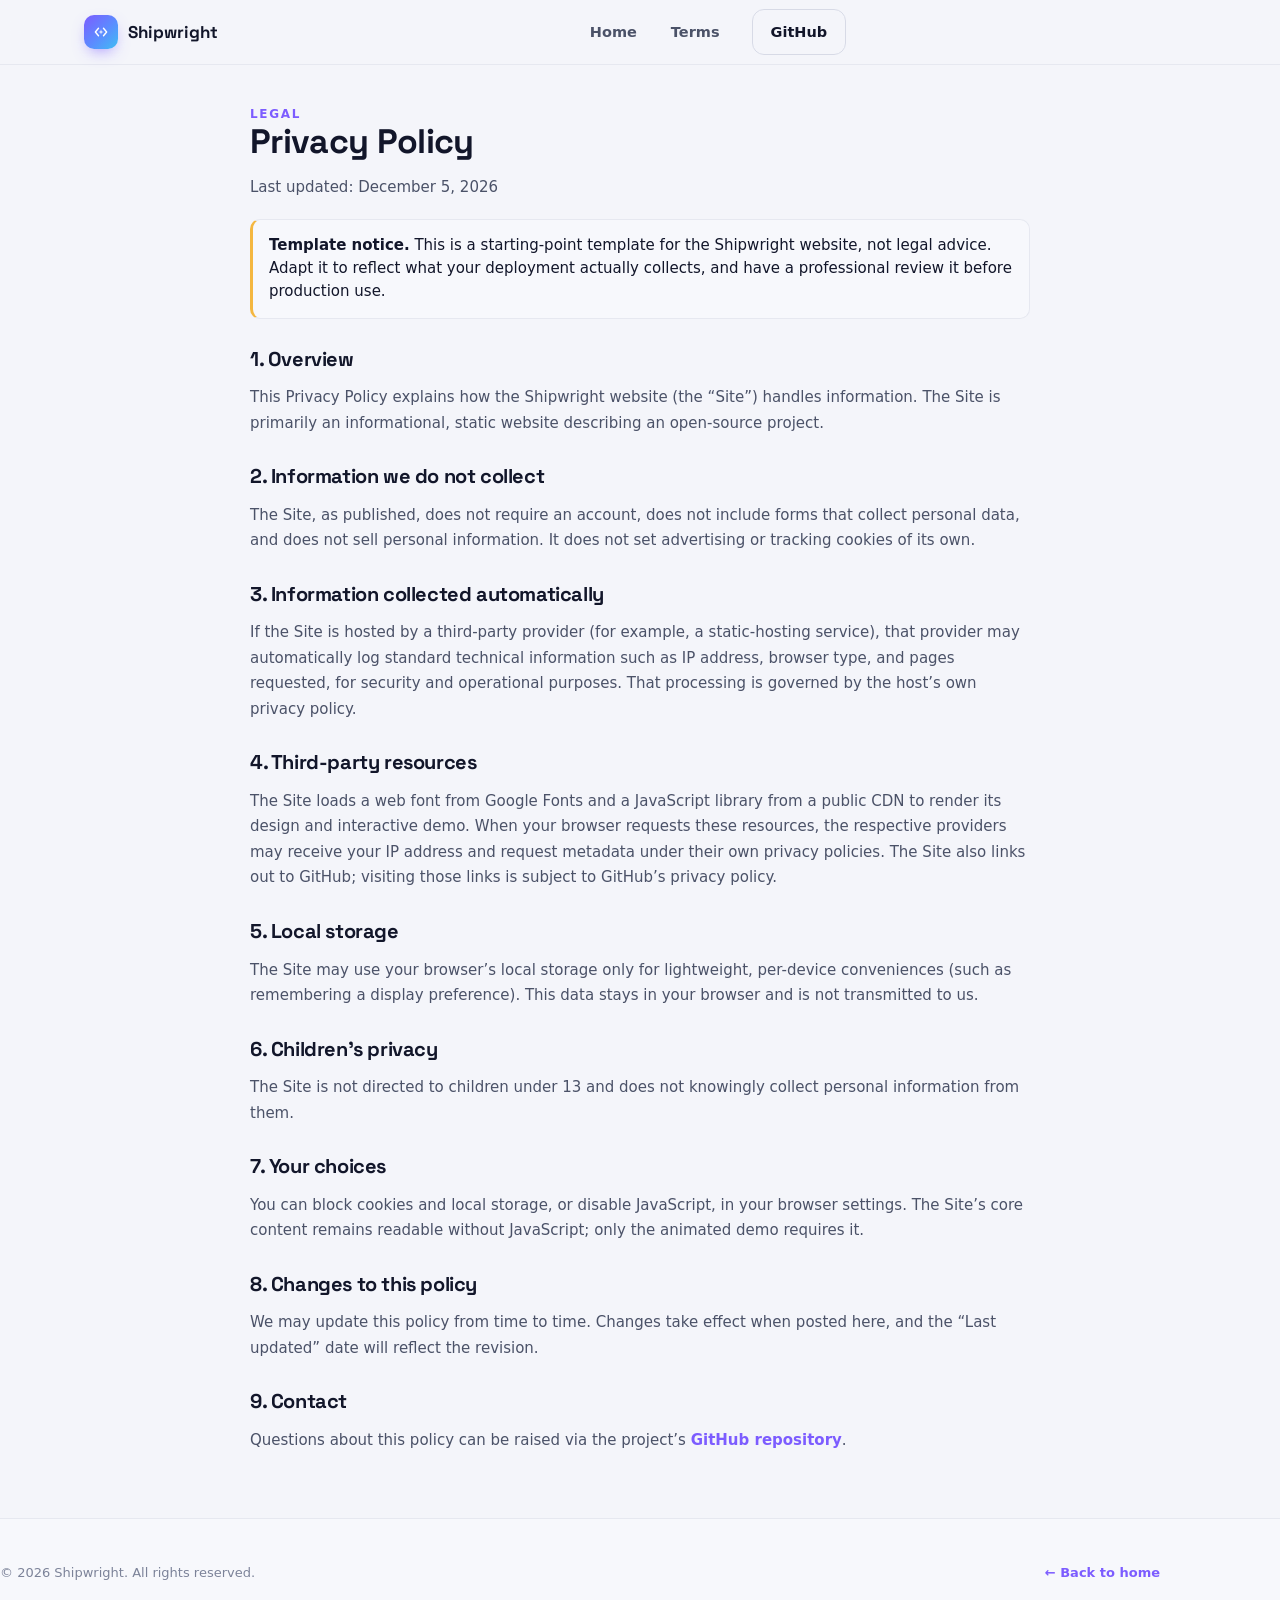
<file: privacy.html>
<!doctype html>
<html lang="en">
<head>
  <meta charset="utf-8" />
  <meta name="viewport" content="width=device-width, initial-scale=1" />
  <title>Privacy Policy — Shipwright</title>
  <meta name="description" content="Privacy Policy for the Shipwright website." />
  <link rel="icon" type="image/svg+xml" href="favicon.svg" />
  <link rel="apple-touch-icon" href="favicon.svg" />
  <link rel="preconnect" href="https://fonts.googleapis.com" />
  <link rel="preconnect" href="https://fonts.gstatic.com" crossorigin />
  <link href="https://fonts.googleapis.com/css2?family=Space+Grotesk:wght@500;600;700&display=swap" rel="stylesheet" />
  <script>try{var t=localStorage.getItem("sw-theme");if(t==="dark"||t==="light")document.documentElement.setAttribute("data-theme",t);}catch(e){}</script>
  <link rel="stylesheet" href="styles.css" />
</head>
<body>
  <header class="nav">
    <div class="wrap nav-inner">
      <a class="brand" href="index.html" aria-label="Shipwright — home"><span class="logo"><svg width="20" height="20" viewBox="0 0 64 64" fill="none" aria-hidden="true"><path d="M24 20 L14 32 L24 44" stroke="currentColor" stroke-width="4.5" stroke-linecap="round" stroke-linejoin="round"/><path d="M40 20 L50 32 L40 44" stroke="currentColor" stroke-width="4.5" stroke-linecap="round" stroke-linejoin="round"/><path d="M32 23 L33.7 30.3 L41 32 L33.7 33.7 L32 41 L30.3 33.7 L23 32 L30.3 30.3 Z" fill="currentColor"/></svg></span><span class="name">Shipwright</span></a>
      <nav class="nav-links" style="position:static">
        <a class="link" href="index.html">Home</a>
        <a class="link" href="terms.html">Terms</a>
        <a class="btn ghost" href="https://github.com/iamzainmunir/Shipwright" target="_blank" rel="noopener">GitHub</a>
      </nav>
    </div>
  </header>

  <main class="wrap">
    <article class="legal">
      <div class="eyebrow">Legal</div>
      <h1>Privacy Policy</h1>
      <p class="faint">Last updated: <span id="updated"></span></p>

      <div class="note"><strong>Template notice.</strong> This is a starting-point template for the Shipwright website, not legal advice. Adapt it to reflect what your deployment actually collects, and have a professional review it before production use.</div>

      <h2>1. Overview</h2>
      <p>This Privacy Policy explains how the Shipwright website (the “Site”) handles information. The Site is primarily an informational, static website describing an open-source project.</p>

      <h2>2. Information we do not collect</h2>
      <p>The Site, as published, does not require an account, does not include forms that collect personal data, and does not sell personal information. It does not set advertising or tracking cookies of its own.</p>

      <h2>3. Information collected automatically</h2>
      <p>If the Site is hosted by a third-party provider (for example, a static-hosting service), that provider may automatically log standard technical information such as IP address, browser type, and pages requested, for security and operational purposes. That processing is governed by the host’s own privacy policy.</p>

      <h2>4. Third-party resources</h2>
      <p>The Site loads a web font from Google Fonts and a JavaScript library from a public CDN to render its design and interactive demo. When your browser requests these resources, the respective providers may receive your IP address and request metadata under their own privacy policies. The Site also links out to GitHub; visiting those links is subject to GitHub’s privacy policy.</p>

      <h2>5. Local storage</h2>
      <p>The Site may use your browser’s local storage only for lightweight, per-device conveniences (such as remembering a display preference). This data stays in your browser and is not transmitted to us.</p>

      <h2>6. Children’s privacy</h2>
      <p>The Site is not directed to children under 13 and does not knowingly collect personal information from them.</p>

      <h2>7. Your choices</h2>
      <p>You can block cookies and local storage, or disable JavaScript, in your browser settings. The Site’s core content remains readable without JavaScript; only the animated demo requires it.</p>

      <h2>8. Changes to this policy</h2>
      <p>We may update this policy from time to time. Changes take effect when posted here, and the “Last updated” date will reflect the revision.</p>

      <h2>9. Contact</h2>
      <p>Questions about this policy can be raised via the project’s <a href="https://github.com/iamzainmunir/Shipwright" target="_blank" rel="noopener" style="color:var(--brand);font-weight:700">GitHub repository</a>.</p>
    </article>
  </main>

  <footer class="site">
    <div class="wrap foot-bottom" style="border:none;margin:0;padding:0">
      <span class="faint">© <span id="year">2026</span> Shipwright. All rights reserved.</span>
      <span class="faint"><a href="index.html" style="color:var(--brand);font-weight:700">← Back to home</a></span>
    </div>
  </footer>

  <script>
    document.getElementById("year").textContent = new Date().getFullYear();
    document.getElementById("updated").textContent = new Date().toLocaleDateString("en-US", { year: "numeric", month: "long", day: "numeric" });
  </script>
<!-- Cloudflare Web Analytics -->
<script defer src="https://static.cloudflareinsights.com/beacon.min.js" data-cf-beacon='{"token": "cacbdedbb25144ab9ba03d313d23209a"}'></script>
<!-- End Cloudflare Web Analytics -->
</body>
</html>
</file>
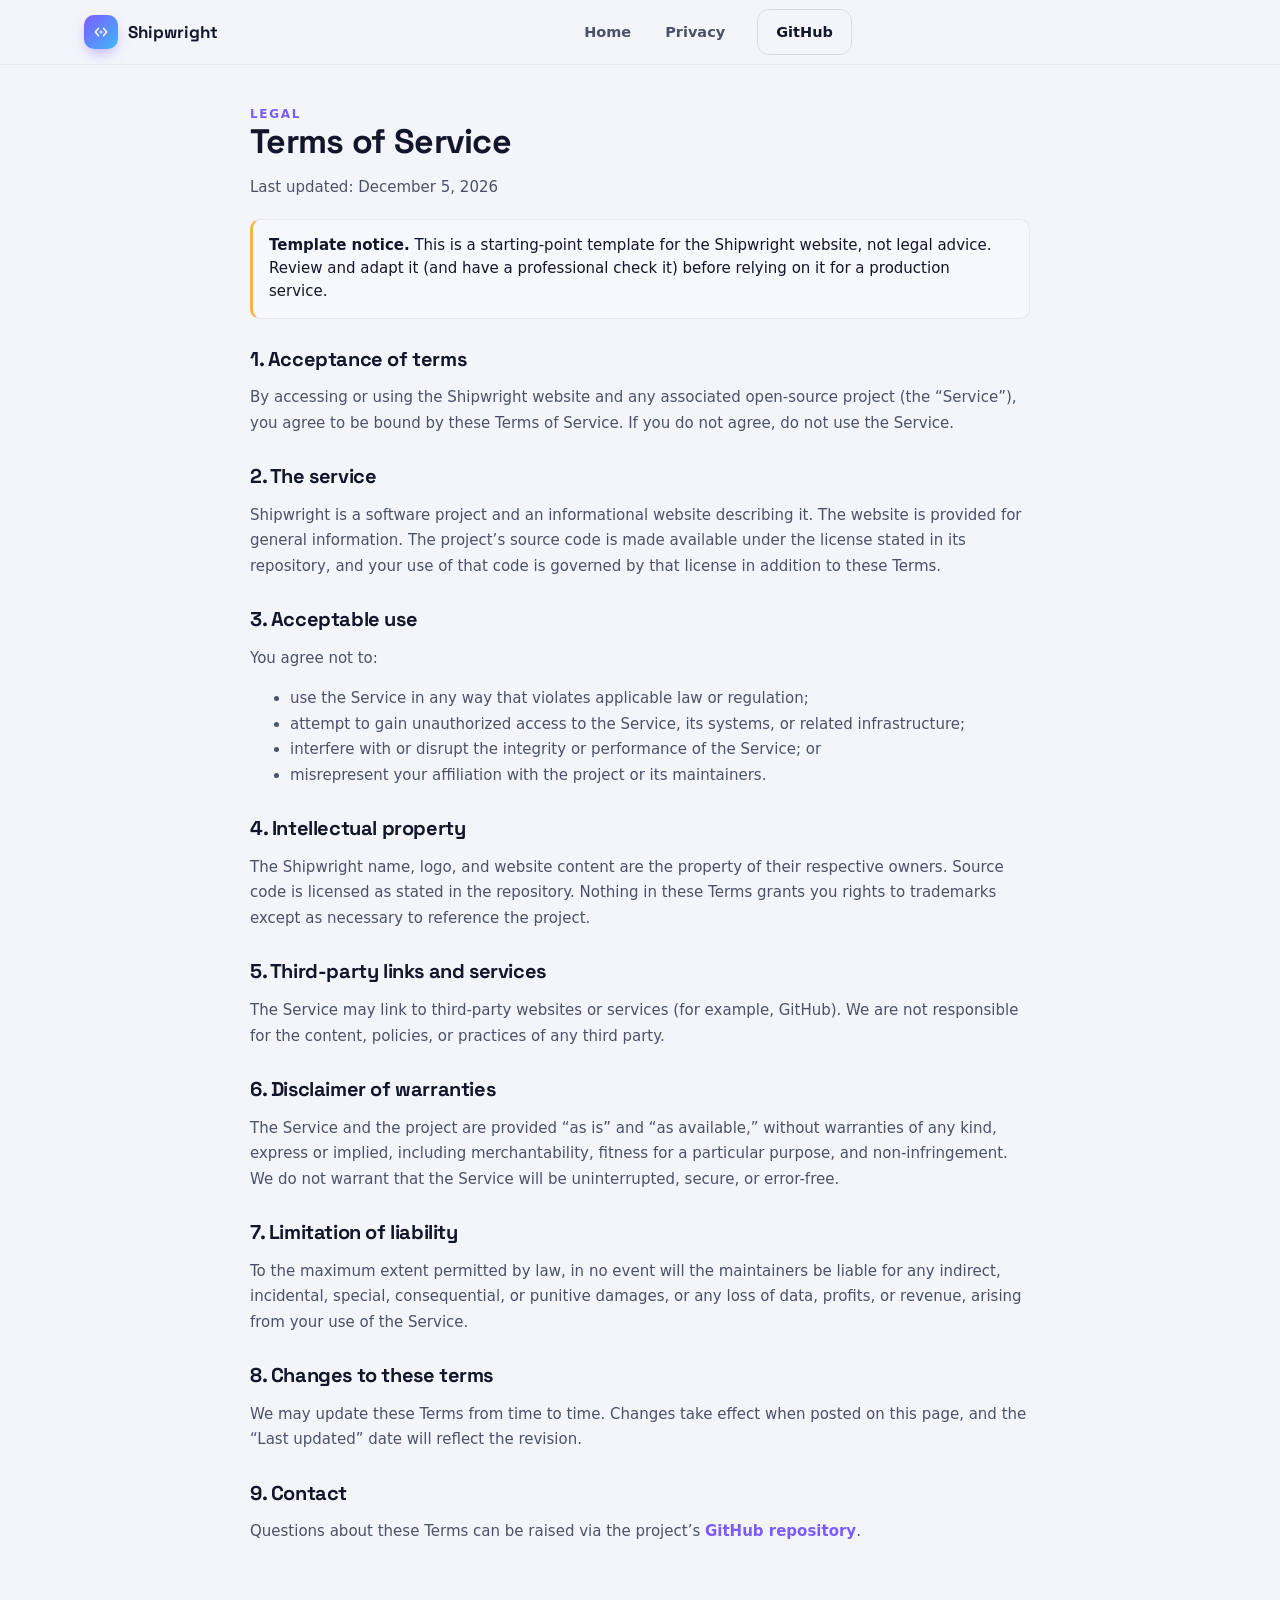
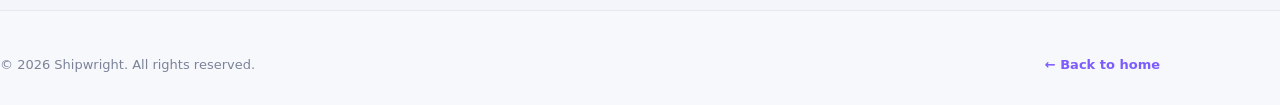
<file: terms.html>
<!doctype html>
<html lang="en">
<head>
  <meta charset="utf-8" />
  <meta name="viewport" content="width=device-width, initial-scale=1" />
  <title>Terms of Service — Shipwright</title>
  <meta name="description" content="Terms of Service for the Shipwright website and project." />
  <link rel="icon" type="image/svg+xml" href="favicon.svg" />
  <link rel="apple-touch-icon" href="favicon.svg" />
  <link rel="preconnect" href="https://fonts.googleapis.com" />
  <link rel="preconnect" href="https://fonts.gstatic.com" crossorigin />
  <link href="https://fonts.googleapis.com/css2?family=Space+Grotesk:wght@500;600;700&display=swap" rel="stylesheet" />
  <script>try{var t=localStorage.getItem("sw-theme");if(t==="dark"||t==="light")document.documentElement.setAttribute("data-theme",t);}catch(e){}</script>
  <link rel="stylesheet" href="styles.css" />
</head>
<body>
  <header class="nav">
    <div class="wrap nav-inner">
      <a class="brand" href="index.html" aria-label="Shipwright — home"><span class="logo"><svg width="20" height="20" viewBox="0 0 64 64" fill="none" aria-hidden="true"><path d="M24 20 L14 32 L24 44" stroke="currentColor" stroke-width="4.5" stroke-linecap="round" stroke-linejoin="round"/><path d="M40 20 L50 32 L40 44" stroke="currentColor" stroke-width="4.5" stroke-linecap="round" stroke-linejoin="round"/><path d="M32 23 L33.7 30.3 L41 32 L33.7 33.7 L32 41 L30.3 33.7 L23 32 L30.3 30.3 Z" fill="currentColor"/></svg></span><span class="name">Shipwright</span></a>
      <nav class="nav-links" style="position:static">
        <a class="link" href="index.html">Home</a>
        <a class="link" href="privacy.html">Privacy</a>
        <a class="btn ghost" href="https://github.com/iamzainmunir/Shipwright" target="_blank" rel="noopener">GitHub</a>
      </nav>
    </div>
  </header>

  <main class="wrap">
    <article class="legal">
      <div class="eyebrow">Legal</div>
      <h1>Terms of Service</h1>
      <p class="faint">Last updated: <span id="updated"></span></p>

      <div class="note"><strong>Template notice.</strong> This is a starting-point template for the Shipwright website, not legal advice. Review and adapt it (and have a professional check it) before relying on it for a production service.</div>

      <h2>1. Acceptance of terms</h2>
      <p>By accessing or using the Shipwright website and any associated open-source project (the “Service”), you agree to be bound by these Terms of Service. If you do not agree, do not use the Service.</p>

      <h2>2. The service</h2>
      <p>Shipwright is a software project and an informational website describing it. The website is provided for general information. The project’s source code is made available under the license stated in its repository, and your use of that code is governed by that license in addition to these Terms.</p>

      <h2>3. Acceptable use</h2>
      <p>You agree not to:</p>
      <ul>
        <li>use the Service in any way that violates applicable law or regulation;</li>
        <li>attempt to gain unauthorized access to the Service, its systems, or related infrastructure;</li>
        <li>interfere with or disrupt the integrity or performance of the Service; or</li>
        <li>misrepresent your affiliation with the project or its maintainers.</li>
      </ul>

      <h2>4. Intellectual property</h2>
      <p>The Shipwright name, logo, and website content are the property of their respective owners. Source code is licensed as stated in the repository. Nothing in these Terms grants you rights to trademarks except as necessary to reference the project.</p>

      <h2>5. Third-party links and services</h2>
      <p>The Service may link to third-party websites or services (for example, GitHub). We are not responsible for the content, policies, or practices of any third party.</p>

      <h2>6. Disclaimer of warranties</h2>
      <p>The Service and the project are provided “as is” and “as available,” without warranties of any kind, express or implied, including merchantability, fitness for a particular purpose, and non-infringement. We do not warrant that the Service will be uninterrupted, secure, or error-free.</p>

      <h2>7. Limitation of liability</h2>
      <p>To the maximum extent permitted by law, in no event will the maintainers be liable for any indirect, incidental, special, consequential, or punitive damages, or any loss of data, profits, or revenue, arising from your use of the Service.</p>

      <h2>8. Changes to these terms</h2>
      <p>We may update these Terms from time to time. Changes take effect when posted on this page, and the “Last updated” date will reflect the revision.</p>

      <h2>9. Contact</h2>
      <p>Questions about these Terms can be raised via the project’s <a href="https://github.com/iamzainmunir/Shipwright" target="_blank" rel="noopener" style="color:var(--brand);font-weight:700">GitHub repository</a>.</p>
    </article>
  </main>

  <footer class="site">
    <div class="wrap foot-bottom" style="border:none;margin:0;padding:0">
      <span class="faint">© <span id="year">2026</span> Shipwright. All rights reserved.</span>
      <span class="faint"><a href="index.html" style="color:var(--brand);font-weight:700">← Back to home</a></span>
    </div>
  </footer>

  <script>
    document.getElementById("year").textContent = new Date().getFullYear();
    document.getElementById("updated").textContent = new Date().toLocaleDateString("en-US", { year: "numeric", month: "long", day: "numeric" });
  </script>
<!-- Cloudflare Web Analytics -->
<script defer src="https://static.cloudflareinsights.com/beacon.min.js" data-cf-beacon='{"token": "cacbdedbb25144ab9ba03d313d23209a"}'></script>
<!-- End Cloudflare Web Analytics -->
</body>
</html>
</file>
<file: styles.css>
/* Shipwright — marketing site. Vanilla CSS, no build step. Light-first, dark via prefers-color-scheme. */

:root {
  --bg: #f4f5fa;
  --bg-2: #eef0f7;
  --panel: #ffffff;
  --panel-2: #f7f8fc;
  --line: #e6e8f0;
  --line-2: #d7dae6;
  --text: #12162a;
  --muted: #4b5268;
  --faint: #7c8399;
  --brand: #7c5cff;
  --brand-2: #9d7bff;
  --cyan: #34d3ee;
  --green: #2fbf88;
  --amber: #f4b740;
  --red: #ff6b7d;
  --pink: #ff7ac6;
  --blue: #5b8cff;
  --grad: linear-gradient(135deg, #7c5cff 0%, #5b8cff 55%, #34d3ee 120%);
  --grad-soft: linear-gradient(135deg, rgba(124, 92, 255, .10), rgba(52, 211, 238, .06));
  --ring: 0 0 0 3px color-mix(in srgb, var(--brand) 30%, transparent);
  --shadow: 0 18px 50px -24px rgba(20, 22, 42, .28);
  --shadow-sm: 0 8px 24px -14px rgba(20, 22, 42, .3);
  --radius: 16px;
  --display: "Space Grotesk", ui-sans-serif, system-ui, -apple-system, "Segoe UI", Roboto, sans-serif;
  --sans: ui-sans-serif, system-ui, -apple-system, "Segoe UI", Roboto, Helvetica, Arial, sans-serif;
  --mono: ui-monospace, "SF Mono", "JetBrains Mono", Menlo, Consolas, monospace;
  color-scheme: light;
}

/* Dark palette — applied when the OS prefers dark (unless the user forced light) OR the user
   toggled dark. Same tokens in both selectors so the manual toggle wins in either direction. */
@media (prefers-color-scheme: dark) {
  :root:not([data-theme="light"]) {
    --bg: #08090d; --bg-2: #0c0e15; --panel: #111420; --panel-2: #151928;
    --line: #222739; --line-2: #2c3245; --text: #eceef5; --muted: #a7adc0; --faint: #7d8499;
    --grad-soft: linear-gradient(135deg, rgba(124, 92, 255, .18), rgba(52, 211, 238, .10));
    --shadow: 0 24px 60px -28px rgba(0, 0, 0, .7); --shadow-sm: 0 10px 30px -16px rgba(0, 0, 0, .7);
    color-scheme: dark;
  }
}
:root[data-theme="dark"] {
  --bg: #08090d; --bg-2: #0c0e15; --panel: #111420; --panel-2: #151928;
  --line: #222739; --line-2: #2c3245; --text: #eceef5; --muted: #a7adc0; --faint: #7d8499;
  --grad-soft: linear-gradient(135deg, rgba(124, 92, 255, .18), rgba(52, 211, 238, .10));
  --shadow: 0 24px 60px -28px rgba(0, 0, 0, .7); --shadow-sm: 0 10px 30px -16px rgba(0, 0, 0, .7);
  color-scheme: dark;
}

* { box-sizing: border-box; }
html { scroll-behavior: smooth; scroll-padding-top: 84px; }
body {
  margin: 0; background: var(--bg); color: var(--text);
  font-family: var(--sans); font-size: 15px; line-height: 1.55;
  -webkit-font-smoothing: antialiased; text-rendering: optimizeLegibility;
  overflow-x: hidden;
}
img { max-width: 100%; display: block; }
a { color: inherit; text-decoration: none; }
h1, h2, h3 { font-family: var(--display); letter-spacing: -.02em; line-height: 1.08; margin: 0; }
:focus-visible { outline: none; box-shadow: var(--ring); border-radius: 8px; }

.wrap { max-width: 1160px; margin: 0 auto; padding: 0 24px; }
.eyebrow { font-size: 12px; font-weight: 800; letter-spacing: .14em; text-transform: uppercase; color: var(--brand); }
.muted { color: var(--muted); }
.faint { color: var(--faint); }
.grad-text { background: var(--grad); -webkit-background-clip: text; background-clip: text; color: transparent; }

/* buttons */
.btn {
  display: inline-flex; align-items: center; gap: 8px; font-weight: 700; font-size: 14.5px;
  padding: 11px 18px; border-radius: 12px; border: 1px solid var(--line-2); background: var(--panel);
  color: var(--text); cursor: pointer; transition: transform .15s ease, box-shadow .15s ease, background .15s ease; white-space: nowrap;
}
.btn:hover { transform: translateY(-1px); box-shadow: var(--shadow-sm); }
.btn.primary { background: var(--grad); border: none; color: #fff; box-shadow: 0 12px 30px -12px rgba(124, 92, 255, .8); }
.btn.lg { padding: 13px 22px; font-size: 15.5px; }
.btn.ghost { background: transparent; }

/* chips / badges */
.chip { display: inline-flex; align-items: center; gap: 6px; height: 26px; padding: 0 11px; border-radius: 999px;
  font-size: 12px; font-weight: 700; background: var(--panel-2); border: 1px solid var(--line); color: var(--muted); }
.badge { display: inline-flex; align-items: center; gap: 6px; height: 24px; padding: 0 10px; border-radius: 999px;
  font-size: 11.5px; font-weight: 800; color: var(--brand); background: color-mix(in srgb, var(--brand) 13%, transparent);
  border: 1px solid color-mix(in srgb, var(--brand) 30%, var(--line)); }
.dot { width: 8px; height: 8px; border-radius: 50%; background: var(--brand); }

/* ---- nav ---- */
header.nav {
  position: sticky; top: 0; z-index: 40; backdrop-filter: blur(14px); -webkit-backdrop-filter: blur(14px);
  background: color-mix(in srgb, var(--bg) 80%, transparent); border-bottom: 1px solid var(--line);
}
.nav-inner { display: flex; align-items: center; gap: 20px; height: 64px; }
.brand { display: inline-flex; align-items: center; gap: 10px; font-weight: 800; flex: 0 0 auto; }
.brand .logo {
  width: 34px; height: 34px; border-radius: 10px; display: grid; place-items: center; color: #fff;
  background: var(--grad); box-shadow: 0 6px 16px -6px rgba(124, 92, 255, .8); transition: transform .2s ease;
}
.brand:hover .logo { transform: translateY(-1px) rotate(-4deg); }
.brand .name { font-family: var(--display); font-size: 17px; font-weight: 800; }
.nav-links { flex: 1; display: flex; align-items: center; justify-content: center; gap: 30px; }
.nav-links a.link { position: relative; color: var(--muted); font-weight: 600; font-size: 14.5px; padding: 6px 2px; transition: color .15s ease; }
.nav-links a.link:hover { color: var(--text); }
.nav-links a.link::after { content: ""; position: absolute; left: 0; right: 100%; bottom: 0; height: 2px; border-radius: 2px; background: var(--grad); transition: right .25s ease; }
.nav-links a.link:hover::after { right: 0; }
.nav-actions { flex: 0 0 auto; display: flex; align-items: center; gap: 10px; margin-left: auto; }
.gh-cta { padding: 9px 15px; }
.nav-sep { width: 1px; height: 22px; background: var(--line); }
.nav-toggle { display: none; background: none; border: 1px solid var(--line); border-radius: 10px; padding: 8px 10px; cursor: pointer; color: var(--text); }
.theme-toggle { width: 38px; height: 38px; border-radius: 10px; border: 1px solid var(--line); background: var(--panel); color: var(--muted); cursor: pointer; display: grid; place-items: center; transition: color .15s ease, border-color .15s ease; }
.theme-toggle:hover { color: var(--text); border-color: var(--line-2); }

/* ---- section scaffolding ---- */
section { padding: 60px 0; }
.section-head { max-width: 60ch; }
.section-head h2 { font-size: clamp(26px, 3.4vw, 34px); font-weight: 800; margin-top: 8px; }
.section-head p { color: var(--muted); margin-top: 8px; font-size: 16px; }

/* ---- hero ---- */
.hero { position: relative; padding: 40px 0 24px; }
.hero-grid { display: grid; grid-template-columns: 1.05fr .95fr; gap: 36px; align-items: center; }
.hero h1 { font-size: clamp(38px, 5.4vw, 62px); font-weight: 800; margin: 16px 0 0; max-width: 15ch; }
.hero p.sub { color: var(--muted); font-size: 17.5px; margin-top: 18px; max-width: 52ch; line-height: 1.6; }
.hero .cta { display: flex; flex-wrap: wrap; gap: 12px; margin-top: 26px; }
.stats { display: flex; gap: 26px; margin-top: 30px; }
.stat .n { font-family: var(--display); font-weight: 800; font-size: 26px; line-height: 1; }
.stat .l { font-size: 12.5px; color: var(--faint); margin-top: 4px; }

/* 3D canvas host */
.hero-visual { position: relative; aspect-ratio: 1 / 1; max-width: 460px; margin-left: auto; width: 100%; }
#hero3d { width: 100%; height: 100%; display: block; }
.hero-visual .halo {
  position: absolute; inset: 8% 8%; border-radius: 50%; pointer-events: none;
  background: radial-gradient(circle at 50% 45%, color-mix(in srgb, var(--brand) 28%, transparent), transparent 62%);
  filter: blur(18px);
}
.hero-visual .pill {
  position: absolute; display: inline-flex; align-items: center; gap: 7px; padding: 7px 12px; border-radius: 999px;
  background: var(--panel); border: 1px solid var(--line); box-shadow: var(--shadow-sm); font-size: 12.5px; font-weight: 700;
  animation: float 5s ease-in-out infinite;
}
.hero-visual .pill .d { width: 8px; height: 8px; border-radius: 50%; }
.pill.p1 { top: 6%; left: -2%; }
.pill.p2 { top: 44%; right: -6%; animation-delay: -1.5s; }
.pill.p3 { bottom: 6%; left: 8%; animation-delay: -3s; }
@keyframes float { 0%, 100% { transform: translateY(0); } 50% { transform: translateY(-9px); } }

/* ---- card ---- */
.card { background: var(--panel); border: 1px solid var(--line); border-radius: var(--radius); box-shadow: var(--shadow); overflow: hidden; }
.card.pad { padding: 22px; }

/* ---- pipeline strip ---- */
.pipe { display: flex; flex-wrap: wrap; gap: 10px; align-items: center; justify-content: space-between; }
.pipe .step { display: flex; align-items: center; gap: 10px; flex: 1; min-width: 130px; }
.pipe .ic { width: 38px; height: 38px; border-radius: 11px; display: grid; place-items: center; background: var(--panel-2); border: 1px solid var(--line); }
.pipe .k { font-size: 11px; color: var(--faint); }
.pipe .lbl { font-weight: 700; }

/* ---- process reel ---- */
.reel { margin-top: 22px; }
.reel-head { display: flex; align-items: center; justify-content: space-between; gap: 10px; padding: 13px 16px; background: var(--panel-2); border-bottom: 1px solid var(--line); flex-wrap: wrap; }
.reel-mission { display: flex; align-items: center; gap: 9px; min-width: 0; }
.reel-mission .k { font-family: var(--mono); font-size: 12px; color: var(--faint); }
.reel-mission .t { font-weight: 700; font-size: 13.5px; }
.reel-body { padding: 30px 26px 8px; }
.reel-track { position: relative; }
.reel-line { position: absolute; left: 23px; right: 23px; top: 23px; height: 3px; border-radius: 3px; background: var(--line); overflow: hidden; }
.reel-fill { position: absolute; inset: 0; width: 0; border-radius: 3px; background: repeating-linear-gradient(90deg, var(--brand) 0 14px, var(--brand-2) 14px 28px);
  animation: reelflow 1s linear infinite; transition: width .8s cubic-bezier(.4, 0, .2, 1); }
@keyframes reelflow { from { background-position: 0 0; } to { background-position: 28px 0; } }
.reel-nodes { position: relative; display: flex; justify-content: space-between; align-items: flex-start; }
.reel-node { display: flex; flex-direction: column; align-items: center; gap: 8px; width: 74px; text-align: center; }
.reel-node .circle { width: 46px; height: 46px; border-radius: 50%; display: grid; place-items: center; flex: 0 0 46px;
  background: var(--panel-2); border: 2px solid var(--line); color: var(--faint); transition: background .35s ease, color .35s ease; }
.reel-node.done .circle { background: var(--green); border-color: transparent; color: #fff; }
.reel-node.active .circle { color: #fff; border-color: transparent; outline: 3px solid transparent; outline-offset: 2px; animation: reelpulse 1.6s ease-out infinite; }
.reel-node .lbl { font-size: 12.5px; font-weight: 700; color: var(--muted); }
.reel-node.active .lbl { color: var(--text); }
@keyframes reelpulse { 0%, 100% { box-shadow: 0 0 0 0 color-mix(in srgb, var(--brand) 55%, transparent); } 60% { box-shadow: 0 0 0 10px transparent; } }
.reel-cap { display: flex; align-items: center; gap: 10px; margin-top: 20px; min-height: 44px; }

/* ---- screenshot tour ---- */
.tour { margin-top: 22px; }
.tour-chrome { display: flex; align-items: center; justify-content: space-between; padding: 11px 14px; background: var(--panel-2); border-bottom: 1px solid var(--line); }
.tl { display: flex; gap: 8px; }
.tl span { width: 11px; height: 11px; border-radius: 50%; }
.tour-url { max-width: 70%; overflow: hidden; text-overflow: ellipsis; white-space: nowrap; }
/* aspect matches the 1280×900 screenshots so nothing is cropped (contain = cover here) */
.tour-stage { position: relative; width: 100%; aspect-ratio: 16 / 9; background: var(--panel-2); }
.tour-stage img { position: absolute; inset: 0; width: 100%; height: 100%; object-fit: contain; opacity: 0; transition: opacity .7s ease; }
.tour-stage img.on { opacity: 1; }
.tour-cap { display: flex; align-items: center; gap: 10px; padding: 12px 16px; border-top: 1px solid var(--line); background: var(--panel-2); min-height: 54px; }
.tour-cap .txt { color: var(--muted); font-size: 14px; line-height: 1.45; }
.tour-tabs { display: flex; flex-wrap: wrap; gap: 8px; justify-content: center; margin-top: 12px; }
.tour-tab { border: 1px solid var(--line); background: var(--panel); color: var(--muted); border-radius: 999px; padding: 6px 13px;
  cursor: pointer; font-size: 12.5px; font-weight: 700; transition: all .15s ease; }
.tour-tab.on { border-color: var(--brand); color: var(--brand); background: color-mix(in srgb, var(--brand) 13%, transparent); }

/* ---- grids ---- */
.grid { display: grid; gap: 14px; }
.g3 { grid-template-columns: repeat(3, 1fr); }
.g4 { grid-template-columns: repeat(4, 1fr); }
.feature { padding: 20px; }
.feature .fic { width: 40px; height: 40px; border-radius: 11px; display: grid; place-items: center; background: var(--grad-soft); color: var(--brand); border: 1px solid var(--line); }
.feature h3 { font-size: 16px; margin-top: 12px; }
.feature p { font-size: 14px; color: var(--muted); margin-top: 6px; }

/* comparison (Why Shipwright) */
.compare { display: grid; grid-template-columns: 1fr 1fr; gap: 14px; }
.cmp { padding: 22px; }
.cmp-b { border-color: color-mix(in srgb, var(--brand) 45%, var(--line));
  box-shadow: 0 0 0 1px color-mix(in srgb, var(--brand) 22%, transparent), var(--shadow); }
.cmp-tag { font-family: var(--display); font-weight: 800; font-size: 15px; }
.cmp-b .cmp-tag { color: var(--brand); }
.cmp-list { list-style: none; margin: 14px 0 0; padding: 0; display: grid; gap: 11px; }
.cmp-list li { position: relative; padding-left: 26px; font-size: 14px; color: var(--muted); line-height: 1.45; }
.cmp-list li::before { content: "–"; position: absolute; left: 7px; top: -1px; color: var(--faint); font-weight: 800; }
.cmp-list.good li { color: var(--text); }
.cmp-list.good li::before { content: "✓"; color: var(--green); }

/* team */
.team { display: flex; flex-wrap: wrap; gap: 12px; }
.member { display: flex; align-items: center; gap: 12px; min-width: 180px; flex: 1; padding: 14px; }
.avatar { width: 42px; height: 42px; border-radius: 12px; display: grid; place-items: center; color: #fff; font-weight: 800; font-size: 14px; }

/* autonomy */
.progress { height: 8px; border-radius: 20px; background: var(--panel-2); border: 1px solid var(--line); overflow: hidden; margin-top: 12px; }
.progress > i { display: block; height: 100%; background: var(--grad); }

/* integrations */
.integrations { display: flex; flex-wrap: wrap; gap: 10px; justify-content: center; }

/* CTA */
.cta-card { position: relative; text-align: center; padding: 46px 24px; }
.cta-card::after { content: ""; position: absolute; inset: 0; background: var(--grad-soft); pointer-events: none; }
.cta-card > * { position: relative; }

/* ---- footer ---- */
footer.site { border-top: 1px solid var(--line); background: var(--panel-2); padding: 44px 0 30px; margin-top: 30px; }
.foot-grid { display: grid; grid-template-columns: 1.4fr 1fr 1fr; gap: 28px; }
.foot-col h4 { font-family: var(--sans); font-size: 12px; letter-spacing: .12em; text-transform: uppercase; color: var(--faint); margin: 0 0 12px; }
.foot-col a { display: block; color: var(--muted); padding: 5px 0; font-size: 14px; }
.foot-col a:hover { color: var(--text); }
.foot-bottom { display: flex; align-items: center; justify-content: space-between; gap: 12px; margin-top: 30px; padding-top: 20px; border-top: 1px solid var(--line); flex-wrap: wrap; }
.foot-bottom .faint { font-size: 13px; }

/* legal pages */
.legal { max-width: 780px; margin: 0 auto; padding: 40px 0 20px; }
.legal h1 { font-size: 34px; }
.legal h2 { font-size: 20px; margin-top: 30px; }
.legal p, .legal li { color: var(--muted); font-size: 15px; line-height: 1.7; }
.legal .note { background: var(--panel-2); border: 1px solid var(--line); border-left: 3px solid var(--amber); padding: 14px 16px; border-radius: 10px; margin: 18px 0; }

/* utilities */
.row { display: flex; }
.center { display: grid; place-items: center; }
.mt-6 { margin-top: 24px; }
.hide { display: none !important; }

/* ---- scroll story (interactive end-to-end demo) ---- */
.story-grid { display: grid; grid-template-columns: .9fr 1.1fr; gap: 44px; align-items: start; }
.story-scenes { display: flex; flex-direction: column; }
.act { min-height: 76vh; display: flex; flex-direction: column; justify-content: center; gap: 8px; opacity: .38; transition: opacity .4s ease; }
.act.active { opacity: 1; }
.act .anum { display: inline-flex; align-items: center; gap: 8px; font-family: var(--mono); font-size: 12px; color: var(--brand); font-weight: 700; }
.act .anum b { width: 26px; height: 26px; border-radius: 8px; display: grid; place-items: center; background: color-mix(in srgb, var(--brand) 14%, transparent); border: 1px solid color-mix(in srgb, var(--brand) 30%, var(--line)); }
.act h3 { font-size: clamp(20px, 2.4vw, 26px); margin-top: 6px; }
.act p { color: var(--muted); font-size: 15.5px; line-height: 1.6; max-width: 42ch; }
.story-stage { position: sticky; top: 88px; height: min(560px, 74vh); }
.stage-card { position: relative; height: 100%; border-radius: var(--radius); border: 1px solid var(--line); background: var(--panel); box-shadow: var(--shadow); overflow: hidden; }
.stage-chrome { display: flex; align-items: center; gap: 8px; padding: 11px 14px; border-bottom: 1px solid var(--line); background: var(--panel-2); }
.stage-chrome .tl span { width: 10px; height: 10px; border-radius: 50%; display: inline-block; margin-right: 6px; }
.stage-chrome .u { margin-left: 8px; font-family: var(--mono); font-size: 11.5px; color: var(--faint); }
.scenes { position: relative; height: calc(100% - 45px); }
.scene { position: absolute; inset: 0; padding: 20px; opacity: 0; transform: translateY(10px); transition: opacity .5s ease, transform .5s ease; pointer-events: none; overflow: hidden; }
.scene.on { opacity: 1; transform: none; }

/* scene 1 — create mission */
.mk-form { max-width: 420px; margin: 8px auto; }
.mk-field { border: 1px solid var(--line); border-radius: 12px; padding: 12px 14px; background: var(--panel-2); margin-top: 10px; }
.mk-field .lab { font-size: 11px; color: var(--faint); font-weight: 700; letter-spacing: .06em; text-transform: uppercase; }
.mk-field .val { font-weight: 600; margin-top: 4px; min-height: 20px; }
.mk-caret { display: inline-block; width: 2px; height: 15px; background: var(--brand); margin-left: 2px; vertical-align: -2px; animation: caret 1s steps(1) infinite; }
@keyframes caret { 50% { opacity: 0; } }
.mk-btn { margin-top: 14px; width: 100%; justify-content: center; }

/* scene 2 — live console */
.cons { font-family: var(--mono); font-size: 12.5px; height: 100%; overflow: hidden; display: flex; flex-direction: column; gap: 7px; }
.cons .ln { display: flex; gap: 8px; align-items: baseline; opacity: 0; transform: translateY(6px); }
.cons .ln.show { animation: lineIn .45s ease forwards; }
@keyframes lineIn { to { opacity: 1; transform: none; } }
.cons .who { font-weight: 700; }
.cons .ph { color: var(--faint); }

/* scene 3 — dashboard live */
.dsh { display: grid; grid-template-columns: 1fr 1fr; gap: 12px; }
.dsh .tile { border: 1px solid var(--line); border-radius: 12px; padding: 14px; background: var(--panel-2); }
.dsh .tile .k { font-size: 11.5px; color: var(--faint); font-weight: 700; }
.dsh .tile .n { font-family: var(--display); font-weight: 800; font-size: 26px; margin-top: 6px; }
.dsh .spark { height: 34px; margin-top: 10px; display: flex; align-items: flex-end; gap: 3px; }
.dsh .spark i { flex: 1; background: var(--grad); border-radius: 2px; height: 20%; transition: height .6s ease; }

/* scene 4 — tickets moving */
.kb { display: grid; grid-template-columns: repeat(4, 1fr); gap: 8px; height: 100%; }
.kb .col { border: 1px solid var(--line); border-radius: 10px; background: var(--panel-2); padding: 8px; min-width: 0; }
.kb .col h5 { margin: 0 0 8px; font-size: 10.5px; letter-spacing: .05em; text-transform: uppercase; color: var(--faint); display: flex; align-items: center; gap: 5px; }
.kb .tk { background: var(--panel); border: 1px solid var(--line); border-radius: 8px; padding: 8px; font-size: 11px; font-weight: 600; margin-bottom: 6px; box-shadow: var(--shadow-sm); transition: transform .5s cubic-bezier(.4,0,.2,1), opacity .4s ease; }
.kb .tk .mini { display: inline-block; font-family: var(--mono); font-size: 9.5px; color: var(--faint); }

/* scene 5 — notification */
.done-wrap { height: 100%; display: grid; place-items: center; text-align: center; }
.done-ring { width: 78px; height: 78px; margin: 0 auto 16px; border-radius: 50%; display: grid; place-items: center; color: #fff; background: var(--green); box-shadow: 0 0 0 0 color-mix(in srgb, var(--green) 55%, transparent); animation: donepulse 1.8s ease-out infinite; }
@keyframes donepulse { 0%,100% { box-shadow: 0 0 0 0 color-mix(in srgb, var(--green) 45%, transparent); } 60% { box-shadow: 0 0 0 16px transparent; } }
.toast { position: absolute; right: 16px; bottom: 16px; display: flex; gap: 10px; align-items: center; padding: 12px 14px; border-radius: 12px; background: var(--panel); border: 1px solid var(--line); box-shadow: var(--shadow); transform: translateX(120%); transition: transform .6s cubic-bezier(.2,.8,.2,1); max-width: 82%; }
.scene.on .toast { transform: none; }
.toast .ic { width: 30px; height: 30px; border-radius: 8px; display: grid; place-items: center; color: #fff; background: var(--green); flex: 0 0 30px; }

/* ---- responsive ---- */
@media (max-width: 900px) {
  .hero-grid { grid-template-columns: 1fr; }
  .hero-visual { max-width: 380px; margin: 6px auto 0; }
  .g3, .g4 { grid-template-columns: 1fr 1fr; }
  .compare { grid-template-columns: 1fr; }
  .story-grid { grid-template-columns: 1fr; gap: 8px; }
  .story-stage { position: sticky; top: 70px; height: 46vh; order: -1; margin-bottom: 16px; }
  .act { min-height: 46vh; }
  .foot-grid { grid-template-columns: 1fr 1fr; }
  .nav-links { position: fixed; inset: 64px 0 auto 0; flex: none; flex-direction: column; align-items: stretch; gap: 0;
    background: var(--panel); border-bottom: 1px solid var(--line); padding: 8px 16px 16px; box-shadow: var(--shadow); }
  .nav-links.closed { display: none; }
  .nav-links a.link { padding: 13px 4px; border-bottom: 1px solid var(--line); }
  .nav-links a.link::after { display: none; }
  .nav-sep { display: none; }
  .nav-toggle { display: inline-flex; }
  .gh-cta .label { display: none; }        /* icon-only GitHub on mobile to save room */
  .gh-cta { padding: 9px 11px; }
}
@media (max-width: 560px) {
  .g3, .g4 { grid-template-columns: 1fr; }
  .foot-grid { grid-template-columns: 1fr; }
  .stats { gap: 18px; }
  .reel-node { width: 54px; }
  .reel-node .circle { width: 40px; height: 40px; flex-basis: 40px; }
}

@media (prefers-reduced-motion: reduce) {
  * { animation-duration: .001ms !important; animation-iteration-count: 1 !important; transition-duration: .001ms !important; }
  html { scroll-behavior: auto; }
}

/* ---- modern AI polish: aurora glow, animated gradient, hover lift ---- */
.hero { isolation: isolate; }
.hero::before {
  content: ""; position: absolute; z-index: -1; inset: -80px -10% auto -10%; height: 560px; pointer-events: none;
  background:
    radial-gradient(620px 320px at 72% 4%, color-mix(in srgb, var(--brand) 26%, transparent), transparent 68%),
    radial-gradient(520px 300px at 12% 26%, color-mix(in srgb, var(--cyan) 18%, transparent), transparent 66%);
  filter: blur(34px);
}
body::before {
  content: ""; position: fixed; z-index: -2; top: -180px; left: 50%; transform: translateX(-50%);
  width: 1100px; height: 460px; pointer-events: none;
  background: radial-gradient(50% 62% at 50% 0%, color-mix(in srgb, var(--brand) 13%, transparent), transparent 70%);
}
.grad-text { background-size: 220% auto; animation: gradmove 7s ease-in-out infinite; }
@keyframes gradmove { 0%, 100% { background-position: 0% center; } 50% { background-position: 100% center; } }
.card.feature, .member { transition: transform .18s ease, box-shadow .18s ease, border-color .18s ease; }
.card.feature:hover, .member:hover { transform: translateY(-3px); border-color: color-mix(in srgb, var(--brand) 32%, var(--line)); box-shadow: var(--shadow); }
.feature .fic { transition: transform .2s ease; }
.card.feature:hover .fic { transform: scale(1.06) rotate(-3deg); }
.btn.primary { position: relative; }
.btn.primary::after { content: ""; position: absolute; inset: 0; border-radius: inherit; box-shadow: 0 0 0 1px color-mix(in srgb, #fff 18%, transparent) inset; pointer-events: none; }

/* ---- demo scenes: models, integrations, run-app ---- */
.mdl { display: flex; flex-direction: column; gap: 10px; padding: 4px; }
.mdl-row { display: flex; align-items: center; gap: 12px; padding: 12px 14px; border: 1px solid var(--line); border-radius: 12px; background: var(--panel-2); }
.mdl-ic { width: 34px; height: 34px; border-radius: 9px; display: grid; place-items: center; color: #fff; font-weight: 800; flex: 0 0 34px; }
.mdl-x { flex: 1; min-width: 0; display: flex; flex-direction: column; gap: 2px; }
.mdl-x b { font-size: 14px; }
.mdl-sub { font-size: 11.5px; color: var(--faint); font-family: var(--mono); overflow: hidden; text-overflow: ellipsis; white-space: nowrap; }
.mdl-tag { font-size: 10px; font-weight: 700; color: var(--cyan); background: color-mix(in srgb, var(--cyan) 15%, transparent); padding: 1px 6px; border-radius: 6px; margin-left: 4px; }
.mdl-badge { font-size: 11.5px; font-weight: 700; color: var(--green); white-space: nowrap; }
.intg { display: grid; grid-template-columns: repeat(3, 1fr); gap: 10px; }
.intg-tile { display: flex; flex-direction: column; align-items: center; gap: 6px; padding: 15px 8px; border: 1px solid var(--line); border-radius: 12px; background: var(--panel-2); text-align: center; color: var(--muted); }
.intg-tile b { font-size: 12.5px; color: var(--text); }
.intg-tile span { font-size: 10.5px; color: var(--faint); }
.intg-tile.on { border-color: color-mix(in srgb, var(--green) 42%, var(--line)); }
.intg-tile.on span { color: var(--green); font-weight: 700; }
.runapp { display: flex; align-items: center; gap: 12px; justify-content: center; margin-top: 22px; }
.run-url { display: inline-flex; align-items: center; gap: 7px; font-family: var(--mono); font-size: 12.5px; color: var(--muted); border: 1px solid var(--line); border-radius: 999px; padding: 7px 12px; background: var(--panel-2); opacity: 0; transform: translateX(-6px); transition: opacity .4s ease, transform .4s ease; }
.run-url.show { opacity: 1; transform: none; }
.run-url .run-dot { width: 7px; height: 7px; border-radius: 50%; background: var(--green); animation: donepulse 1.6s ease-out infinite; }
.run-url b { color: var(--green); }

/* dashboard scene: stats row + live activity feed */
.dsh-wrap { display: flex; flex-direction: column; gap: 12px; height: 100%; }
.dsh-stats { display: grid; grid-template-columns: repeat(4, 1fr); gap: 10px; }
.dsh-stats .tile { border: 1px solid var(--line); border-radius: 12px; background: var(--panel-2); padding: 12px 14px; }
.dsh-stats .tile .k { font-size: 11px; color: var(--faint); font-weight: 700; }
.dsh-stats .tile .n { font-family: var(--display); font-weight: 800; font-size: 22px; margin-top: 5px; }
.dsh-activity { flex: 1; min-height: 0; border: 1px solid var(--line); border-radius: 12px; background: var(--panel-2); padding: 13px 15px; display: flex; flex-direction: column; }
.dsh-act-head { display: flex; align-items: center; gap: 7px; font-weight: 700; font-size: 13px; }
.dsh-live { margin-left: auto; font-size: 10.5px; color: var(--faint); font-weight: 600; }
.dsh-feed { margin-top: 10px; display: flex; flex-direction: column; gap: 10px; overflow: hidden; }
.dfeed { display: flex; gap: 9px; align-items: flex-start; opacity: 0; transform: translateY(6px); }
.dfeed.show { animation: lineIn .45s ease forwards; }
.dfeed .fdot { width: 7px; height: 7px; border-radius: 50%; margin-top: 5px; flex: 0 0 7px; }
.dfeed .ftext { font-size: 12.5px; line-height: 1.45; }
.dfeed .fchip { display: inline-block; margin-top: 4px; font-size: 9.5px; font-weight: 800; padding: 1px 8px; border-radius: 999px; }

/* scroll polish: the active step's number badge fills with the brand gradient */
.act .anum b { transition: background .3s ease, color .3s ease, border-color .3s ease; }
.act.active .anum b { background: var(--grad); color: #fff; border-color: transparent; }
</file>
